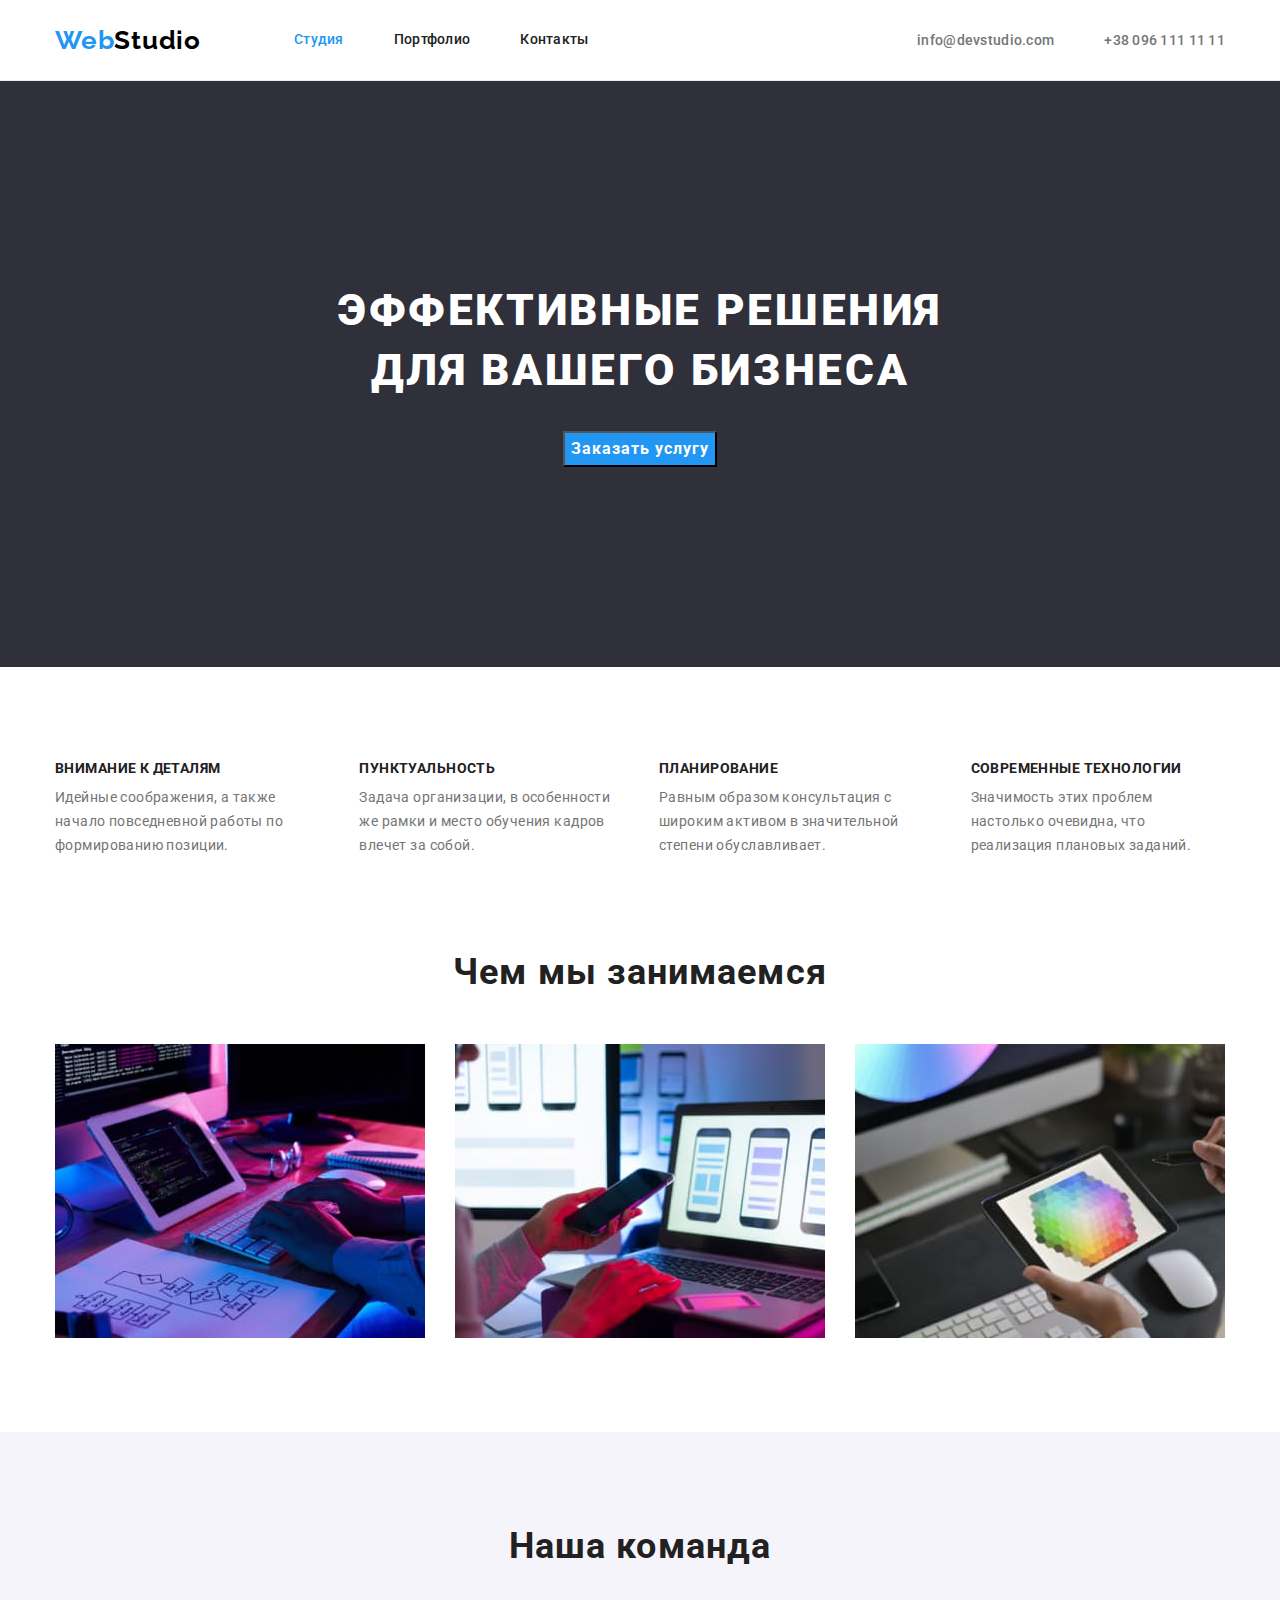
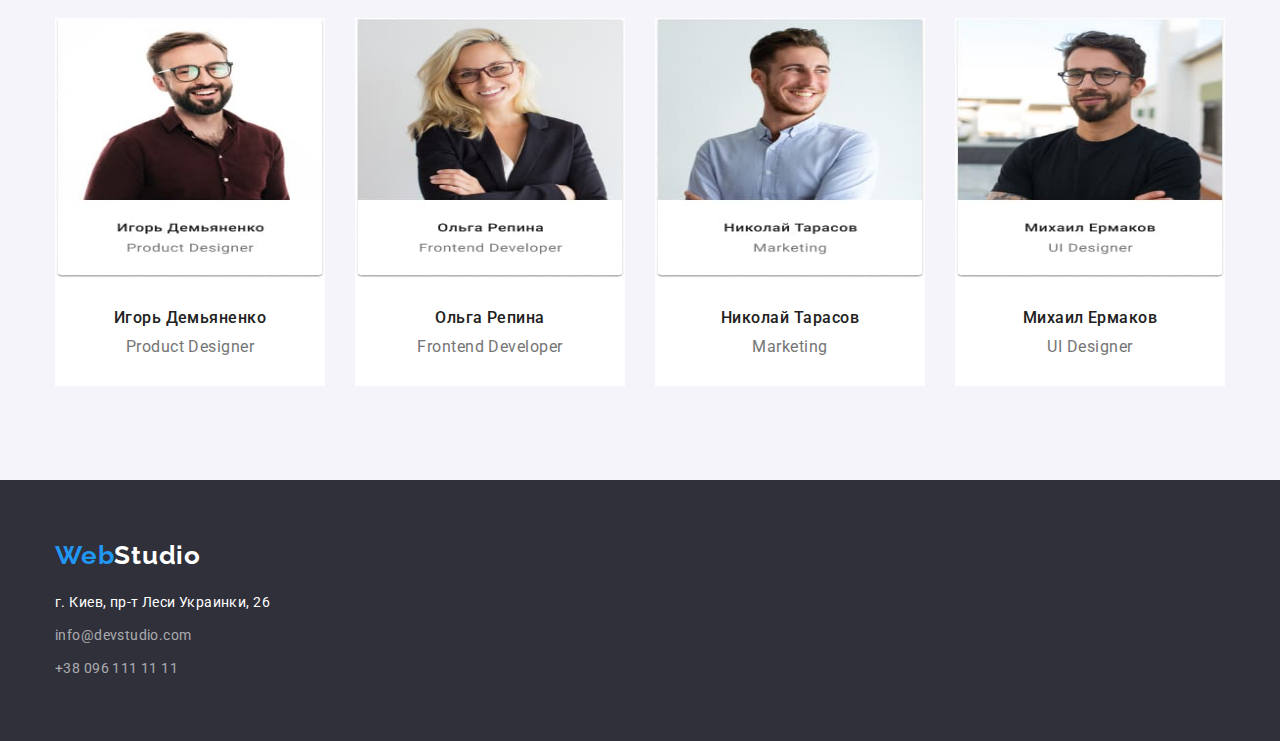
<file: index.html>
<!DOCTYPE html>
<html lang="ru">
  <head>
    <meta charset="UTF-8" />
    <meta http-equiv="X-UA-Compatible" content="IE=edge" />
    <meta name="viewport" content="width=device-width, initial-scale=1.0" />
    <title>Студия</title>
    <link rel="preconnect" href="https://fonts.googleapis.com" />
    <link rel="preconnect" href="https://fonts.gstatic.com" crossorigin />
    <link
      href="https://fonts.googleapis.com/css2?family=Raleway:wght@700&family=Roboto:wght@400;500;700;900&display=swap"
      rel="stylesheet"
    />
    <link
      rel="stylesheet"
      href="https://cdnjs.cloudflare.com/ajax/libs/modern-normalize/1.1.0/modern-normalize.min.css"
    />
    <link rel="stylesheet" href="./css/style.css" />
  </head>
  <body class="page">
    <!--верхня лінія -->
    <header class="header">
      <div class="container header-container">
        <a class="header-logo" href="./index.html">Web<span class="uplogo-text">Studio</span></a>
        <nav>
          <ul class="site-nav">
            <li class="nav-item">
              <a class="link current" href="./index.html">Студия</a>
            </li>
            <li class="nav-item">
              <a class="link" href="./portfolio.html">Портфолио</a>
            </li>
            <li class="nav-item">
              <a class="link" href="">Контакты</a>
            </li>
          </ul>
        </nav>
        <ul class="header-contacts">
          <li class="contacts-item">
            <a class="contacts" href="mailto:info@devstudio.com" lang="en">info@devstudio.com</a>
          </li>
          <li class="contacts-item">
            <a class="contacts" href="tel:+380961111111">+38 096 111 11 11</a>
          </li>
        </ul>
      </div>
    </header>
    <!--Основний контент-->
    <main>
      <!--ГЕРОЙ-->
      <section class="hero-section">
        <div class="container hero-group">
          <h1 class="hero-title">Эффективные решения для вашего бизнеса</h1>
          <button class="hero-btn" type="button">Заказать услугу</button>
        </div>
      </section>

      <!--Особливості-->
      <section class="section benefits">
        <div class="container">
          <h2 class="visually-hidden">Наші переваги</h2>
          <ul class="benefits-item">
            <li class="benefits-contents">
              <h3 class="benefits-title">Внимание к деталям</h3>
              <p class="benefits-text">
                Идейные соображения, а также начало повседневной работы по формированию позиции.
              </p>
            </li>
            <li class="benefits-contents">
              <h3 class="benefits-title">Пунктуальность</h3>
              <p class="benefits-text">
                Задача организации, в особенности же рамки и место обучения кадров влечет за собой.
              </p>
            </li>
            <li class="benefits-contents">
              <h3 class="benefits-title">Планирование</h3>
              <p class="benefits-text">
                Равным образом консультация с широким активом в значительной степени обуславливает.
              </p>
            </li>
            <li class="benefits-contents">
              <h3 class="benefits-title">Современные технологии</h3>
              <p class="benefits-text">
                Значимость этих проблем настолько очевидна, что реализация плановых заданий.
              </p>
            </li>
          </ul>
        </div>
      </section>

      <!--Чим ми займаємся-->

      <section class="section occupation-section">
        <div class="container">
          <h2 class="occupation">Чем мы занимаемся</h2>
          <ul class="occupation-item">
            <li class="occupation-content">
              <img
                src="./images/img-section-what-we-do/wokr-computer.jpg"
                alt="Робота з компютером"
                width="370"
                height="294"
              />
            </li>

            <li class="occupation-content">
              <img
                src="./images/img-section-what-we-do/work-tel.jpg"
                alt="Робота з телефоном"
                width="370"
                height="294"
              />
            </li>

            <li class="occupation-content">
              <img
                src="./images/img-section-what-we-do/work-pad.jpg"
                alt="Робота з планшетом"
                width="370"
                height="294"
              />
            </li>
          </ul>
        </div>
      </section>

      <!--Наша Команда-->
      <section class="section team">
        <div class="container">
          <h2 class="team-title">Наша команда</h2>
          <ul class="team-item">
            <li class="team-content">
              <img
                src="./images/img-section-team/team-card-1.jpg"
                alt="Ігор"
                width="270"
                height="260"
              />
              <div class="text-team">
                <h3 class="team-name">Игорь Демьяненко</h3>
                <p class="team-job">Product Designer</p>
              </div>
            </li>

            <li class="team-content">
              <img
                src="./images/img-section-team/team-card-2.jpg"
                alt="Ольга"
                width="270"
                height="260"
              />
              <div class="text-team">
                <h3 class="team-name">Ольга Репина</h3>
                <p class="team-job">Frontend Developer</p>
              </div>
            </li>

            <li class="team-content">
              <img
                src="./images/img-section-team/team-card-3.jpg"
                alt="Микола"
                width="270"
                height="260"
              />
              <div class="text-team">
                <h3 class="team-name">Николай Тарасов</h3>
                <p class="team-job">Marketing</p>
              </div>
            </li>

            <li class="team-content">
              <img
                src="./images/img-section-team/team-card-4.jpg"
                alt="Михайло"
                width="270"
                height="260"
              />
              <div class="text-team">
                <h3 class="team-name">Михаил Ермаков</h3>
                <p class="team-job">UI Designer</p>
              </div>
            </li>
          </ul>
        </div>
      </section>
    </main>
    <!--Футер контакти-->

    <footer class="footer">
      <div class="container">
        <a class="logo-footer" href="./index.html">Web<span class="logo-text">Studio</span></a>

        <address>
          <ul>
            <li class="footer-item">
              <a
                class="map"
                href="https://www.google.com.ua/maps/place/%D0%B1%D1%83%D0%BB%D1%8C%D0%B2%D0%B0%D1%80+%D0%9B%D0%B5%D1%81%D1%96+%D0%A3%D0%BA%D1%80%D0%B0%D1%97%D0%BD%D0%BA%D0%B8,+26,+%D0%9A%D0%B8%D1%97%D0%B2,+02000/@50.4265807,30.5361971,17z/data=!3m1!4b1!4m5!3m4!1s0x40d4cf0e033ecbe9:0x57a4dffefec77da0!8m2!3d50.4265807!4d30.5383858"
              >
                г. Киев, пр-т Леси Украинки, 26</a
              >
            </li>

            <li class="footer-item">
              <a class="footer-contact" href="mailto:info@devstudio.com" lang="en"
                >info@devstudio.com</a
              >
            </li>
            <li class="footer-item">
              <a class="footer-contact" href="tel:+380961111111">+38 096 111 11 11</a>
            </li>
          </ul>
        </address>
      </div>
    </footer>
  </body>
</html>
</file>
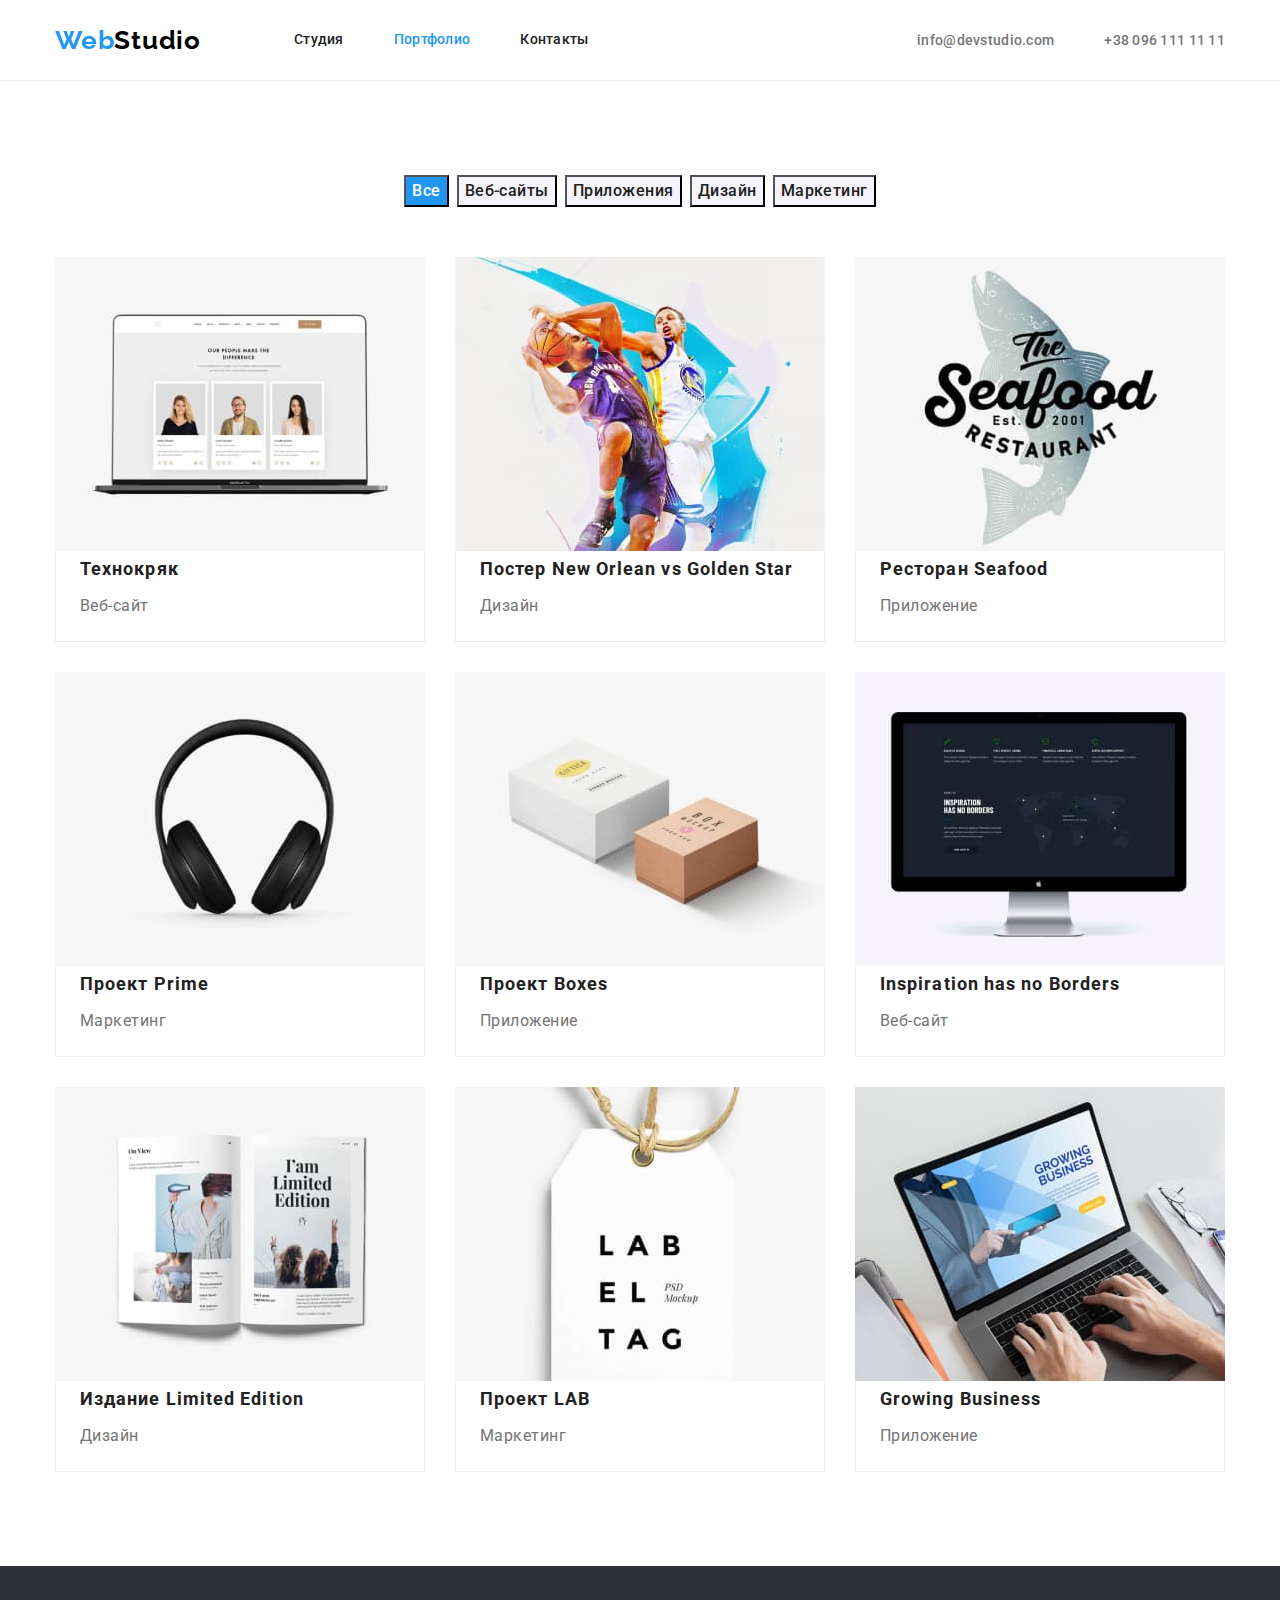
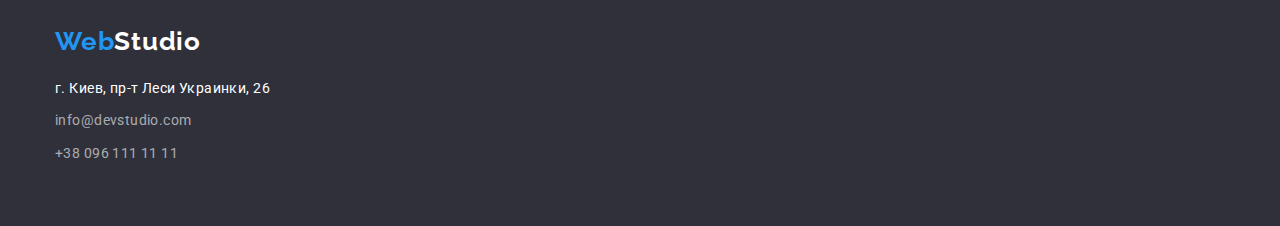
<file: portfolio.html>
<!DOCTYPE html>
<html lang="ru">
  <head>
    <meta charset="UTF-8" />
    <meta http-equiv="X-UA-Compatible" content="IE=edge" />
    <meta name="viewport" content="width=device-width, initial-scale=1.0" />
    <title>Портфолио</title>
    <link rel="preconnect" href="https://fonts.googleapis.com" />
    <link rel="preconnect" href="https://fonts.gstatic.com" crossorigin />
    <link
      href="https://fonts.googleapis.com/css2?family=Raleway:wght@700&family=Roboto:wght@400;500;700;900&display=swap"
      rel="stylesheet"
    />
    <link
      rel="stylesheet"
      href="https://cdnjs.cloudflare.com/ajax/libs/modern-normalize/1.1.0/modern-normalize.min.css"
    />
    <link rel="stylesheet" href="./css/style.css" />
  </head>
  <body class="page">
    <!--верхня лінія -->
    <header class="header">
      <div class="container header-container">
        <a class="header-logo" href="./index.html">Web<span class="uplogo-text">Studio</span></a>
        <nav>
          <ul class="site-nav">
            <li class="nav-item">
              <a class="link" href="./index.html">Студия</a>
            </li>
            <li class="nav-item">
              <a class="link current" href="./portfolio.html">Портфолио</a>
            </li>
            <li class="nav-item">
              <a class="link" href="">Контакты</a>
            </li>
          </ul>
        </nav>
        <ul class="header-contacts">
          <li class="contacts-item">
            <a class="contacts" href="mailto:info@devstudio.com" lang="en">info@devstudio.com</a>
          </li>
          <li class="contacts-item">
            <a class="contacts" href="tel:+380961111111">+38 096 111 11 11</a>
          </li>
        </ul>
      </div>
    </header>
    <main>
      <section class="section">
        <div class="container">
          <!--Скриті загаловки-->
          <h1 class="visually-hidden">Наші роботи</h1>
          <!--Додаткова навігація -->
          <ul class="add-navi">
            <li class="add-item"><button type="button" class="button all">Все</button></li>
            <li class="add-item"><button type="button" class="button">Веб-сайты</button></li>
            <li class="add-item"><button type="button" class="button">Приложения</button></li>
            <li class="add-item"><button type="button" class="button">Дизайн</button></li>
            <li class="add-item"><button type="button" class="button">Маркетинг</button></li>
          </ul>
          <ul class="net">
            <li class="net-item">
              <img
                src="./images/img-portfolio/img-laptop.jpg"
                alt="Ноутбук370"
                width="370"
                height="294"
              />
              <div class="text-flex">
                <h2 class="portfolio-titles">Технокряк</h2>
                <p class="portfolio-text">Веб-сайт</p>
              </div>
            </li>
            <li class="net-item">
              <img
                src="./images/img-portfolio/img-basketball.jpg"
                alt="Гравці у баскетбол"
                width="370"
                height="294"
              />
              <div class="text-flex">
                <h2 lang="en" class="portfolio-titles">Постер New Orlean vs Golden Star</h2>
                <p class="portfolio-text">Дизайн</p>
              </div>
            </li>
            <li class="net-item">
              <img
                src="./images/img-portfolio/img-restaurant.jpg"
                alt="Емблема"
                width="370"
                height="294"
              />
              <div class="text-flex">
                <h2 lang="en" class="portfolio-titles">Ресторан Seafood</h2>
                <p class="portfolio-text">Приложение</p>
              </div>
            </li>
            <li class="net-item">
              <img
                src="./images/img-portfolio/img-headphones.jpg"
                alt="Навушники"
                width="370"
                height="294"
              />
              <div class="text-flex">
                <h2 lang="en" class="portfolio-titles">Проект Prime</h2>
                <p class="portfolio-text">Маркетинг</p>
              </div>
            </li>
            <li class="net-item">
              <img
                src="./images/img-portfolio/img-boxes.jpg"
                alt="Коробки"
                width="370"
                height="294"
              />
              <div class="text-flex">
                <h2 lang="en" class="portfolio-titles">Проект Boxes</h2>
                <p class="portfolio-text">Приложение</p>
              </div>
            </li>
            <li class="net-item">
              <img
                src="./images/img-portfolio/img-screen.jpg"
                alt="Екран"
                width="370"
                height="294"
              />
              <div class="text-flex">
                <h2 lang="en" class="portfolio-titles">Inspiration has no Borders</h2>
                <p class="portfolio-text">Веб-сайт</p>
              </div>
            </li>
            <li class="net-item">
              <img src="./images/img-portfolio/img-book.jpg" alt="Книга" width="370" height="294" />

              <div class="text-flex">
                <h2 class="portfolio-titles">Издание Limited Edition</h2>
                <p class="portfolio-text">Дизайн</p>
              </div>
            </li>
            <li class="net-item">
              <img
                src="./images/img-portfolio/img-plate.jpg"
                alt="Табличка"
                width="370"
                height="294"
              />
              <div class="text-flex">
                <h2 lang="en" class="portfolio-titles">Проект LAB</h2>
                <p class="portfolio-text">Маркетинг</p>
              </div>
            </li>
            <li class="net-item">
              <img
                src="./images/img-portfolio/img-laptop-2.jpg"
                alt="Ноутбук"
                width="370"
                height="294"
              />
              <div class="text-flex">
                <h2 class="portfolio-titles">Growing Business</h2>
                <p class="portfolio-text">Приложение</p>
              </div>
            </li>
          </ul>
        </div>
      </section>
    </main>
    <footer class="footer">
      <div class="container">
        <a class="logo-footer" href="./index.html">Web<span class="logo-text">Studio</span></a>

        <address>
          <ul>
            <li class="footer-item">
              <a
                class="map"
                href="https://www.google.com.ua/maps/place/%D0%B1%D1%83%D0%BB%D1%8C%D0%B2%D0%B0%D1%80+%D0%9B%D0%B5%D1%81%D1%96+%D0%A3%D0%BA%D1%80%D0%B0%D1%97%D0%BD%D0%BA%D0%B8,+26,+%D0%9A%D0%B8%D1%97%D0%B2,+02000/@50.4265807,30.5361971,17z/data=!3m1!4b1!4m5!3m4!1s0x40d4cf0e033ecbe9:0x57a4dffefec77da0!8m2!3d50.4265807!4d30.5383858"
              >
                г. Киев, пр-т Леси Украинки, 26</a
              >
            </li>

            <li class="footer-item">
              <a class="footer-contact" href="mailto:info@devstudio.com" lang="en"
                >info@devstudio.com</a
              >
            </li>
            <li class="footer-item">
              <a class="footer-contact" href="tel:+380961111111">+38 096 111 11 11</a>
            </li>
          </ul>
        </address>
      </div>
    </footer>
  </body>
</html>
</file>
<file: css/style.css>
body {
    font-family: roboto, sans-serif;
}

h1,
h2,
h3,
h4,
h5,
h6,
p {
    margin-bottom: 0;
    margin-top: 0;
}

img {
    display: block;
}

ul {
    list-style: none;
    padding: 0;
    margin: 0;
}

:root {
    --main-color: #212121;
    --blue-color: #2196F3;
    --white-color: #ffffff;
    --blackhero-color: #2F303A;
    --black-color: #000000;
    --grey-color: #757575;
    --button-color: #F5F4FA;
    --border-color: #eee;


}

.page {
    color: var(--grey-color);
    background-color: var(--white-color);
}

.container {

    width: 1200px;
    padding-left: 15px;
    padding-right: 15px;

    margin-left: auto;
    margin-right: auto;
}

.section {
    padding-top: 94px;
    padding-bottom: 94px;
}

.visually-hidden {
    position: absolute;
    white-space: nowrap;
    width: 1px;
    height: 1px;
    overflow: hidden;
    border: 0;
    padding: 0;
    clip: rect(0 0 0 0);
    clip-path: inset(50%);
    margin: -1px;
}

.header {
    background-color: var(--white-color);
    border-bottom: 1px solid #ECECEC;
}

.header-container {
    display: flex;
    align-items: center;
}

.header-logo {
    color: var(--blue-color);
    text-decoration: none;
    font-family: 'Raleway';
    font-weight: 700;
    font-size: 26px;
    line-height: 1.19;
    letter-spacing: 0.03em;
    margin-right: 93px;
}

.uplogo-text {
    color: var(--black-color);
    font-family: 'Raleway';
    font-weight: 700;
    font-size: 26px;
    line-height: 1.19;
    letter-spacing: 0.03em;
}

.site-nav {
    display: flex;
    align-items: center;
}

.nav-item {
    margin-right: 50px;
}

.nav-item:last-child {
    margin-right: 00px;
}

.link {
    padding-top: 32px;
    padding-bottom: 32px;
    display: block;
}

.site-nav .link {
    color: var(--main-color);
    text-decoration: none;
    font-weight: 500;
    font-size: 14px;
    line-height: 1.14;
    letter-spacing: 0.02em;
}

.site-nav .link:hover,
.site-nav .link:focus {
    color: var(--blue-color);
}

.site-nav .current {
    color: var(--blue-color);
}

.header-contacts {
    margin-left: auto;
    display: flex;
}

.contacts-item {
    margin-right: 50px;
}

.contacts-item:last-child {
    margin-right: 0px;
}

.header-contacts .contacts {
    color: var(--grey-color);
    text-decoration: none;

    font-weight: 500;
    font-size: 14px;
    line-height: 1.14;
    letter-spacing: 0.02em
}

.header-contacts .contacts:hover,
.header-contacts .contacts:focus {
    color: var(--blue-color);
}

.hero-section {
    background-color: var(--blackhero-color);
    padding: 200px 0;

}

.hero-group {
    width: 696px;
}

.hero-title {
    color: var(--white-color);

    font-weight: 900;
    font-size: 44px;
    line-height: 1.36;
    text-align: center;
    letter-spacing: 0.06em;
    text-transform: uppercase;
    margin-bottom: 30px;
}

.hero-btn {
    background-color: var(--blue-color);
    color: var(--white-color);
    cursor: pointer;
    font-family: inherit;
    font-weight: 700;
    font-size: 16px;
    line-height: 1.87;
    display: flex;
    align-items: center;
    text-align: center;
    letter-spacing: 0.06em;
    margin-left: auto;
    margin-right: auto;
}

.benefits-item {
    display: flex;
}

.benefits-contents {
    margin-right: 30px;
}

.benefits-contents:last-child {
    margin-right: 0px;
}

.benefits-title {
    color: var(--main-color);
    margin-bottom: 10px;
    font-weight: 700;
    font-size: 14px;
    line-height: 1.14;
    letter-spacing: 0.03em;
    text-transform: uppercase;
}

.benefits-text {
    font-size: 14px;
    line-height: 1.71;
    letter-spacing: 0.03em;
}

.occupation-section{
    padding-top: 0;

}
.occupation {
    color: var(--main-color);
    margin-bottom: 50px;

    font-weight: 700;
    font-size: 36px;
    line-height: 1.16;
    text-align: center;
    letter-spacing: 0.03em;
}

.occupation-item {
    display: flex;
}

.occupation-content {
    margin-right: 30px;
}

.occupation-content:last-child {
    margin-right: 0px;
}

.team {
    background-color: var(--button-color);
    ;
}

.team-title {
    color: var(--main-color);
    margin-bottom: 50px;

    font-weight: 700;
    font-size: 36px;
    line-height: 1.16;
    text-align: center;
    letter-spacing: 0.03em;
}

.team-item {
    display: flex;

}

.team-content {
    margin-right: 30px;
}
.team-content:last-child {
    margin-right: 0px;
}

.team-name {
    color: var(--main-color);
    background: var(--white-color);
    text-align: center;
    font-weight: 500;
    font-size: 16px;
    line-height: 1.19;
    margin-bottom: 10px;
    letter-spacing: 0.03em;
}

.team-job {
    color: var(--grey-color);
    background: var(--white-color);
    text-align: center;
    font-size: 16px;
    line-height: 1.19;
    
    letter-spacing: 0.03em;
}
.text-team{
    color: var(--grey-color);
        background: var(--white-color);
    padding-top: 30px;
    padding-bottom: 30px;
}

.footer {
    background-color: var(--blackhero-color);
    padding-top: 60px;
    padding-bottom: 60px;

}

.logo-footer {
    color: var(--blue-color);
    text-decoration: none;
    font-family: 'Raleway';
    font-weight: 700;
    font-size: 26px;
    line-height: 1.19;
    letter-spacing: 0.03em;
    margin-bottom: 20px;
    display: flex;
}

.logo-text {
    color: var(--white-color);
    text-decoration: none;
    font-family: 'Raleway';
    font-weight: 700;
    font-size: 26px;
    line-height: 1.19;
    letter-spacing: 0.03em;
}

address {
    font-style: normal;
}

.footer-item {
    margin-bottom: 9px;
}

.footer-item:last-child {
    margin-bottom: 0px;
}

.map {
    color: var(--white-color);
    text-decoration: none;

    font-size: 14px;
    line-height: 1.71;
    letter-spacing: 0.03em;
}

.footer-contact {
    color: rgba(255, 255, 255, 0.6);
    text-decoration: none;

    font-size: 14px;
    line-height: 1.71;
    letter-spacing: 0.03em;
}

.footer-contact:hover,
.footer-contact:focus {
    color: var(--blue-color);

}

/*main portfolio*/
.add-navi {
    display: flex;
    align-items: center;
    justify-content: center;
    margin-bottom: 50px;
}

.add-item {
    margin-right: 8px;
    
}

.add-item:last-child {
    margin-right: 0px;
}

.button {
    background-color: var(--button-color);
    color: var(--main-color);
    font-family: inherit;
    font-weight: 500;
    font-size: 16px;
    line-height: 1.62;
    text-align: center;
    letter-spacing: 0.03em;
    cursor: pointer;
}

.button:hover,
.button:focus {
    color: var(--white-color);
    background-color: var(--blue-color);
}

.all {
    background: var(--blue-color);
    color: var(--white-color);
}

.net {
    display: flex;
    flex-wrap: wrap;
}

.net-item {
    margin-right: 30px;
    margin-bottom: 30px;

}

.net-item:nth-child(3n) {
    margin-right: 0;
}

.net-item:nth-last-child(-n+3) {
    margin-bottom: 0px;
}
.text-flex{
    padding: 0px 24px 20px 24px;
    border-left: 1px solid #EEEEEE;
    border-right: 1px solid #EEEEEE;
    border-bottom: 1px solid #EEEEEE;
    

}
.portfolio-titles {
    color: var(--main-color);
    margin-bottom: 4px;

    font-weight: 700;
    font-size: 18px;
    line-height: 2;
    letter-spacing: 0.06em;
}

.portfolio-text {
   
    font-size: 16px;
    line-height: 1.87;
    letter-spacing: 0.03em;
}
</file>
